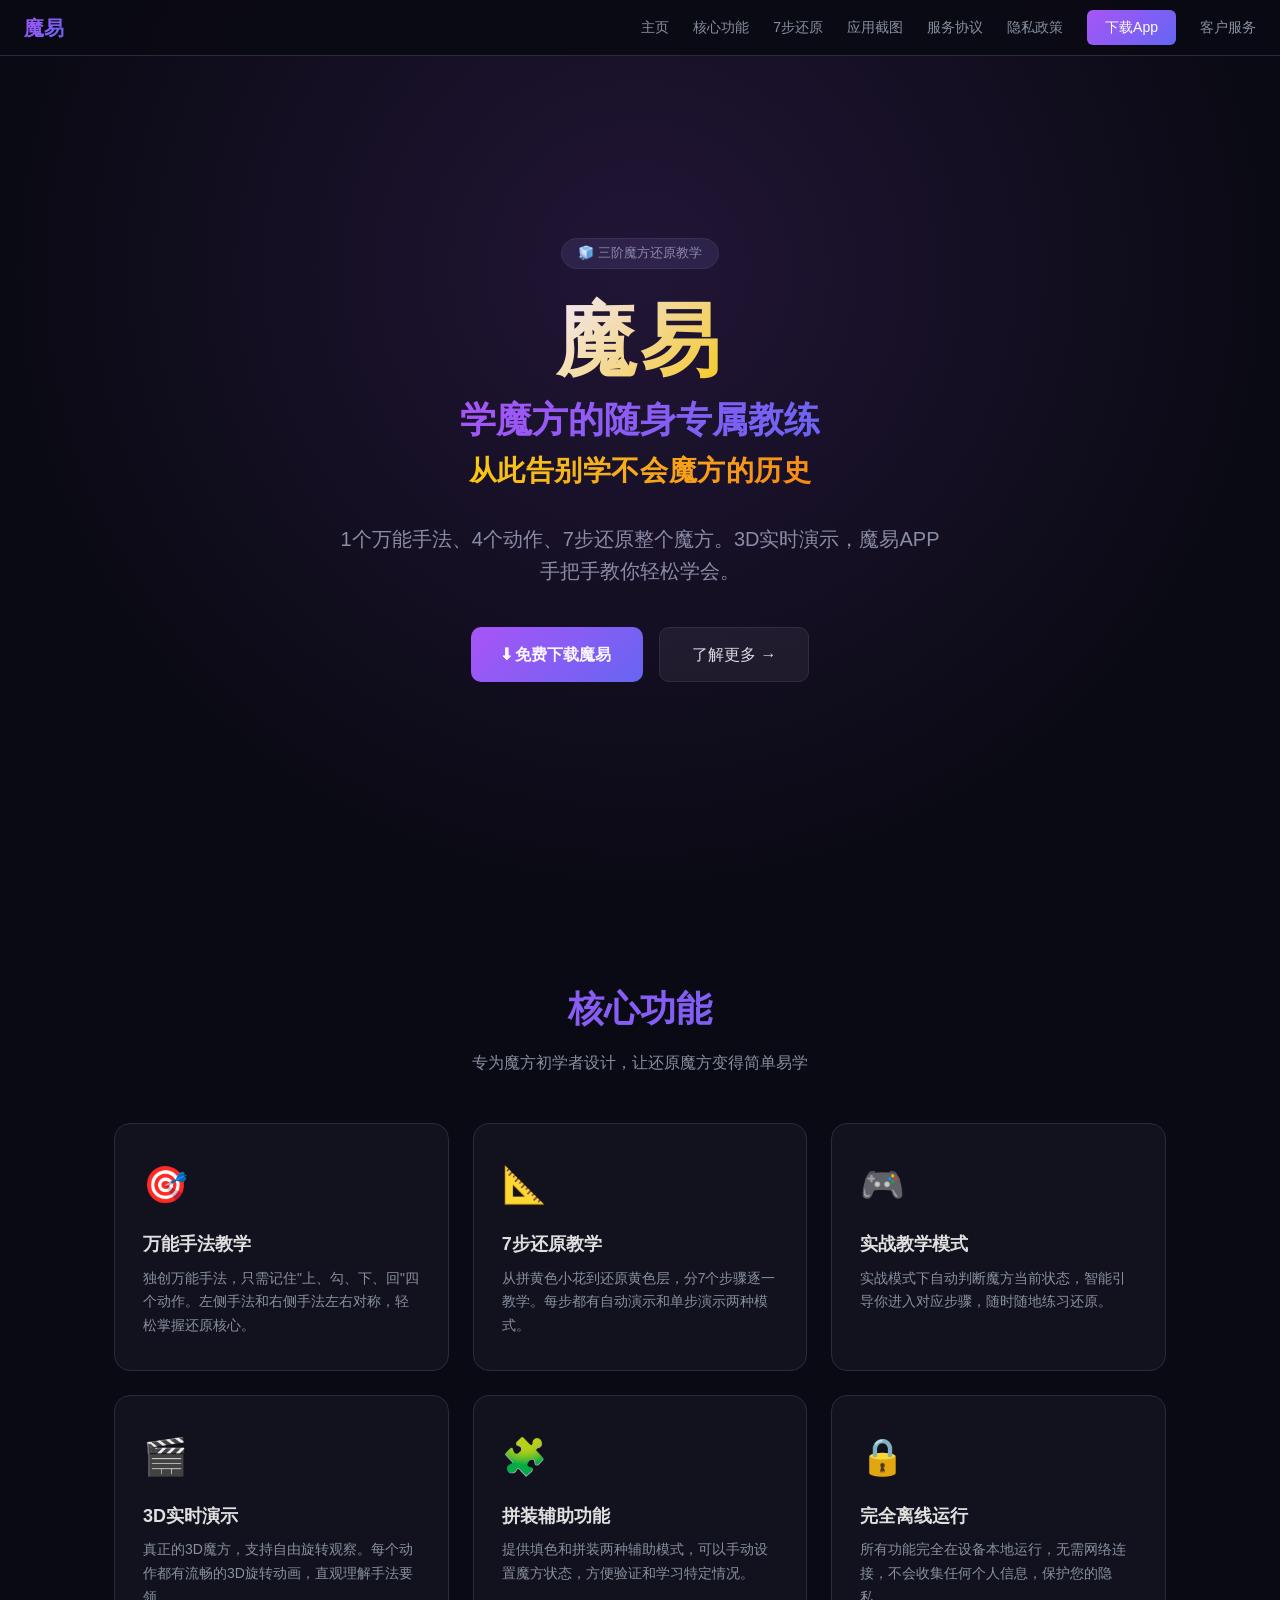
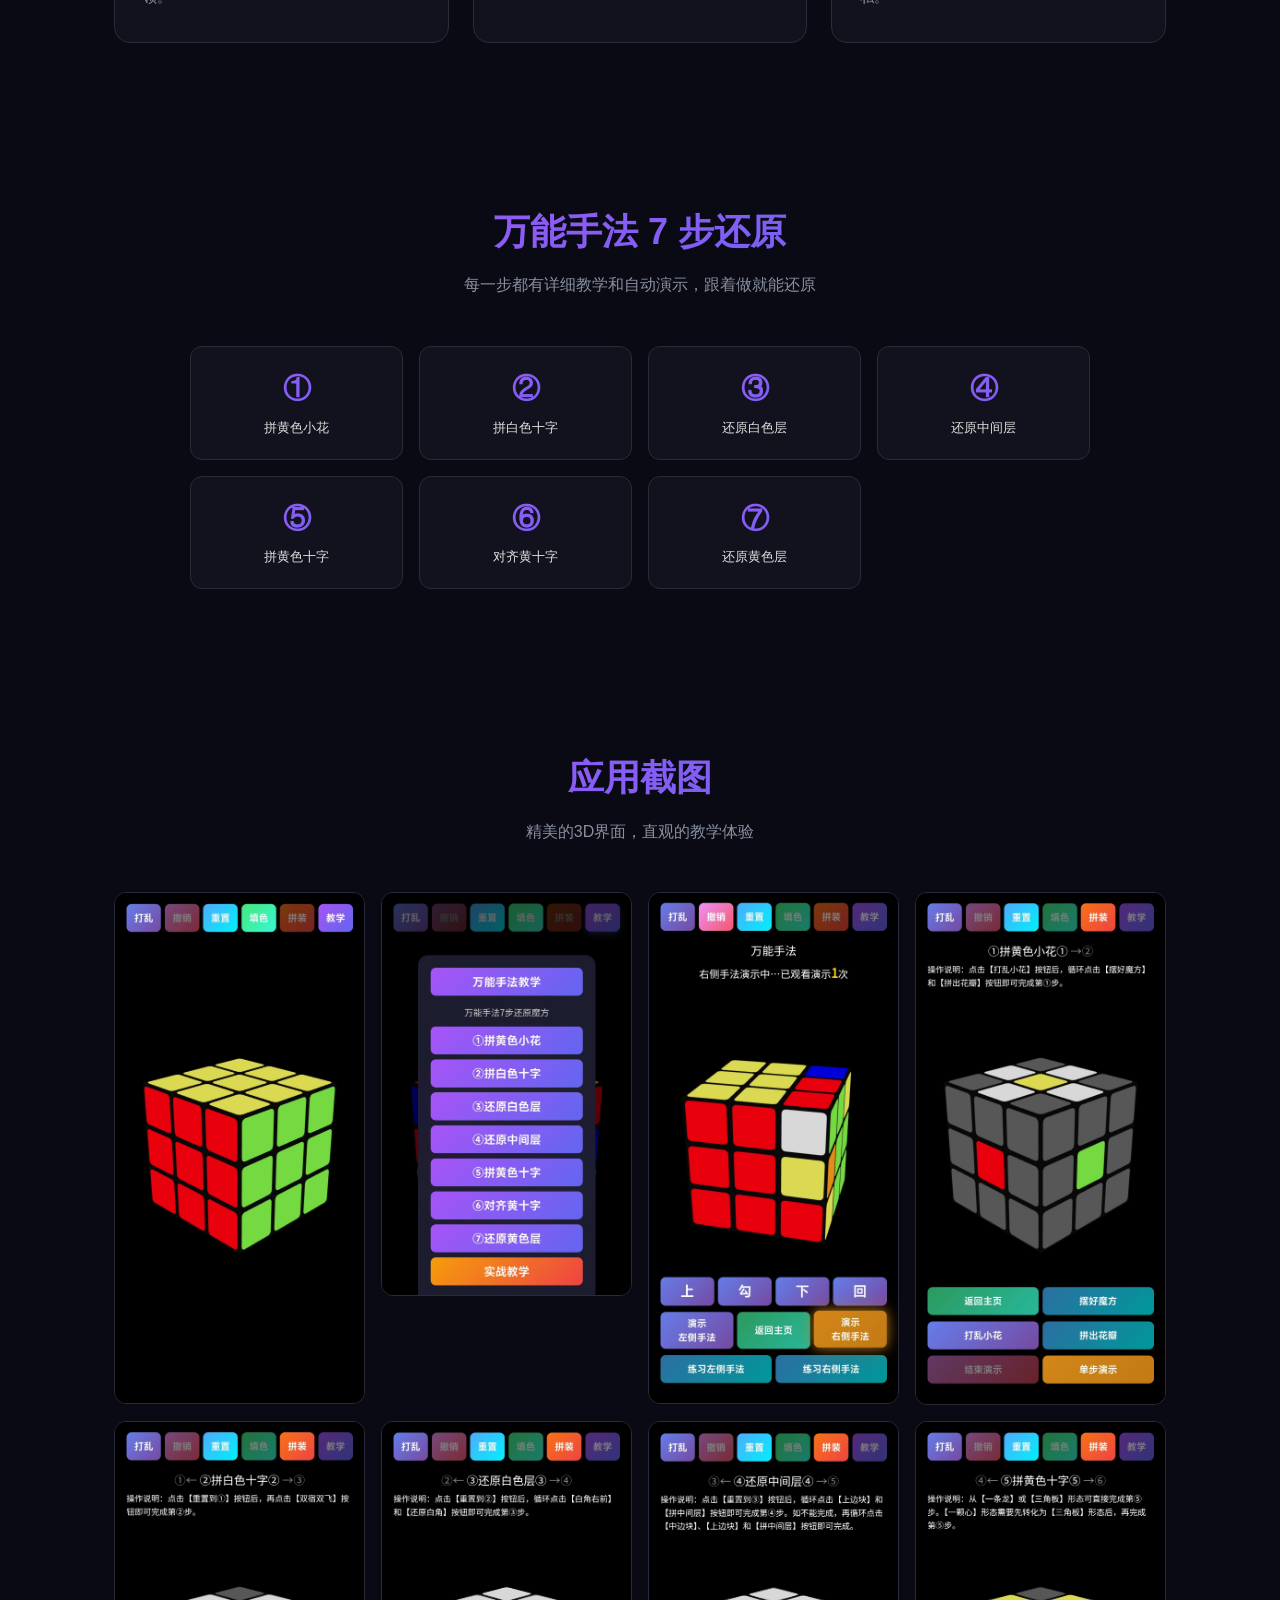
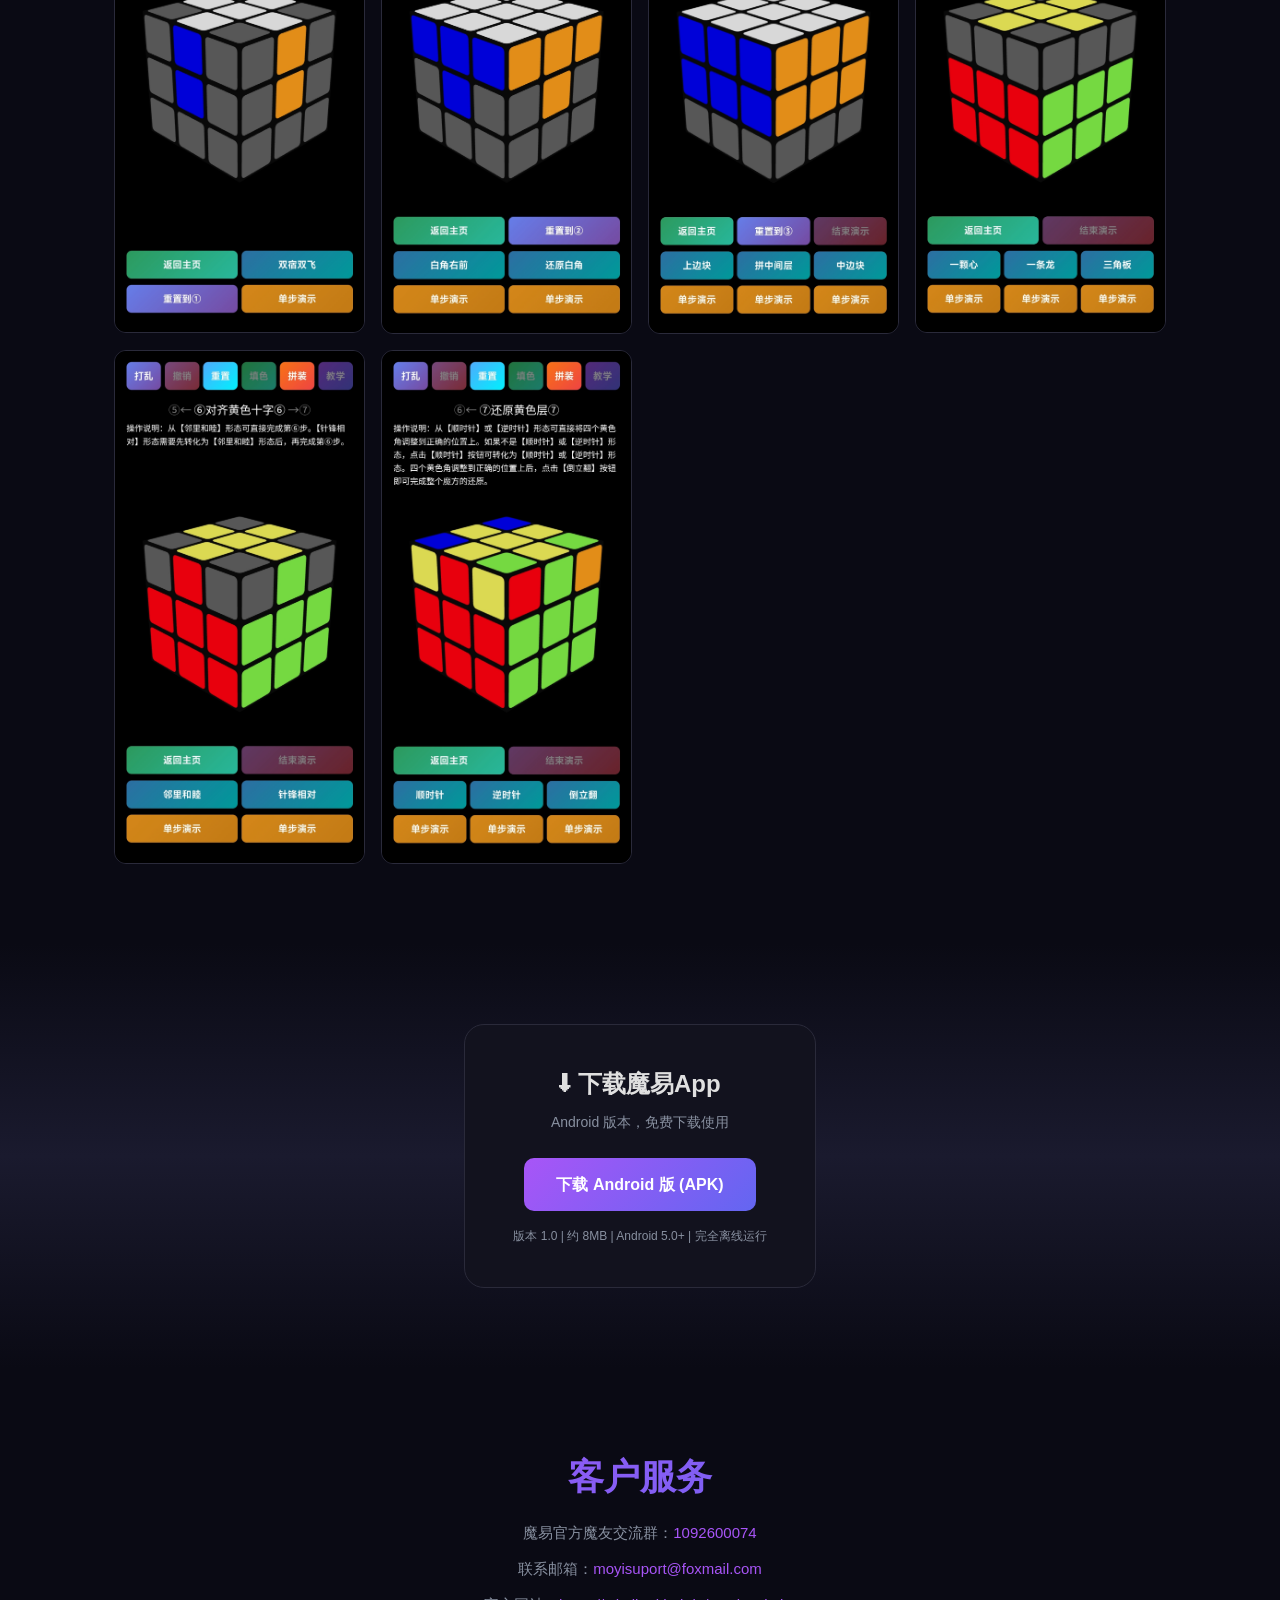
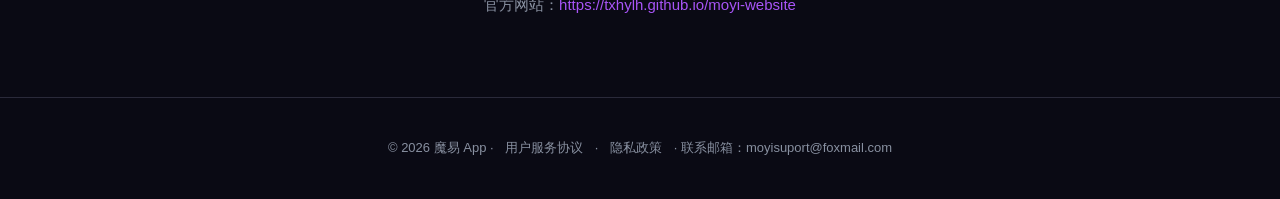
<file: index.html>
<!DOCTYPE html>
<html lang="zh-CN">
<head>
  <meta charset="UTF-8">
  <meta name="viewport" content="width=device-width, initial-scale=1.0">
  <title>魔易 - 魔易APP，学魔方的随身专属教练</title>
  <meta name="description" content="魔易App，1个万能手法、4个动作、7步还原整个魔方。3D实时演示，魔易APP手把手教你轻松学会。">
  <link rel="icon" href="data:image/svg+xml,<svg xmlns='http://www.w3.org/2000/svg' viewBox='0 0 100 100'><text y='.9em' font-size='90'>🧊</text></svg>">
  <style>
    *{margin:0;padding:0;box-sizing:border-box}
    :root{--bg:#0a0a14;--card:#12121e;--card2:#1a1a2e;--accent:#a855f7;--accent2:#6366f1;--gold:#FFD700;--text:#e0e0e0;--muted:#8890a0;--border:#2a2a3a}
    html{scroll-behavior:smooth}
    body{background:var(--bg);color:var(--text);font-family:-apple-system,"PingFang SC","Microsoft YaHei","Helvetica Neue",sans-serif;line-height:1.6;overflow-x:hidden}
    a{color:var(--accent);text-decoration:none;transition:color .2s}
    a:hover{color:var(--gold)}

    .nav{position:fixed;top:0;left:0;right:0;z-index:100;background:rgba(10,10,20,.92);backdrop-filter:blur(12px);border-bottom:1px solid var(--border);padding:0 24px;display:flex;align-items:center;justify-content:space-between;height:56px}
    .nav-logo{font-size:20px;font-weight:700;background:linear-gradient(135deg,var(--accent),var(--accent2));-webkit-background-clip:text;-webkit-text-fill-color:transparent;background-clip:text}
    .nav-links{display:flex;gap:24px;align-items:center}
    .nav-links a{color:var(--muted);font-size:14px;font-weight:500;transition:color .2s}
    .nav-links a:hover{color:var(--text)}
    .nav-download{background:linear-gradient(135deg,var(--accent),var(--accent2));color:#fff!important;padding:6px 18px;border-radius:6px;font-size:13px;font-weight:600}
    .nav-download:hover{opacity:.9}

    .hero{min-height:100vh;display:flex;flex-direction:column;align-items:center;justify-content:center;text-align:center;padding:80px 24px 60px;position:relative}
    .hero::before{content:'';position:absolute;top:0;left:0;right:0;bottom:0;background:radial-gradient(ellipse at 50% 30%,rgba(168,85,247,.15) 0%,transparent 70%);pointer-events:none}
    .hero-badge{display:inline-block;background:var(--card2);border:1px solid var(--border);border-radius:20px;padding:4px 16px;font-size:13px;color:var(--muted);margin-bottom:24px}
    .hero h1{font-size:clamp(48px,10vw,80px);font-weight:800;line-height:1.2;margin-bottom:8px;background:linear-gradient(135deg,#fff 0%,var(--gold) 100%);-webkit-background-clip:text;-webkit-text-fill-color:transparent;background-clip:text;letter-spacing:0.05em}
    .hero-subtitle{font-size:clamp(22px,4vw,36px);font-weight:700;line-height:1.3;margin-bottom:8px;background:linear-gradient(135deg,var(--accent) 0%,var(--accent2) 100%);-webkit-background-clip:text;-webkit-text-fill-color:transparent;background-clip:text}
    .hero-slogan{font-size:clamp(18px,3.2vw,28px);font-weight:600;line-height:1.4;margin-bottom:32px;background:linear-gradient(135deg,var(--gold) 0%,#FF8C00 100%);-webkit-background-clip:text;-webkit-text-fill-color:transparent;background-clip:text;letter-spacing:0.02em}
    .hero p{font-size:clamp(16px,2.5vw,20px);color:var(--muted);max-width:600px;margin-bottom:40px}
    .hero-buttons{display:flex;gap:16px;flex-wrap:wrap;justify-content:center}
    .btn-primary{display:inline-flex;align-items:center;gap:8px;background:linear-gradient(135deg,var(--accent),var(--accent2));color:#fff;padding:14px 32px;border-radius:10px;font-size:16px;font-weight:600;border:none;cursor:pointer;transition:transform .2s,box-shadow .2s}
    .btn-primary:hover{transform:translateY(-2px);box-shadow:0 8px 24px rgba(168,85,247,.3)}
    .btn-secondary{display:inline-flex;align-items:center;gap:8px;background:rgba(255,255,255,.06);border:1px solid var(--border);color:var(--text);padding:14px 32px;border-radius:10px;font-size:16px;font-weight:500;cursor:pointer;transition:background .2s}
    .btn-secondary:hover{background:rgba(255,255,255,.1)}

    .section{padding:80px 24px;max-width:1100px;margin:0 auto}
    .section-title{text-align:center;font-size:clamp(24px,4vw,36px);font-weight:700;margin-bottom:12px;background:linear-gradient(135deg,var(--accent),var(--accent2));-webkit-background-clip:text;-webkit-text-fill-color:transparent;background-clip:text}
    .section-subtitle{text-align:center;color:var(--muted);font-size:16px;margin-bottom:48px;max-width:600px;margin-left:auto;margin-right:auto}

    .features{display:grid;grid-template-columns:repeat(auto-fit,minmax(300px,1fr));gap:24px}
    .feature-card{background:var(--card);border:1px solid var(--border);border-radius:16px;padding:32px 28px;transition:transform .2s,border-color .2s}
    .feature-card:hover{transform:translateY(-4px);border-color:var(--accent)}
    .feature-icon{font-size:36px;margin-bottom:16px}
    .feature-card h3{font-size:18px;font-weight:600;margin-bottom:8px;color:var(--text)}
    .feature-card p{font-size:14px;color:var(--muted);line-height:1.7}

    .steps{display:grid;grid-template-columns:repeat(4,1fr);gap:16px;max-width:900px;margin:0 auto}
    .step-item{background:var(--card);border:1px solid var(--border);border-radius:12px;padding:20px 16px;text-align:center;transition:border-color .2s}
    .step-item:hover{border-color:var(--accent)}
    .step-num{font-size:28px;font-weight:800;background:linear-gradient(135deg,var(--accent),var(--accent2));-webkit-background-clip:text;-webkit-text-fill-color:transparent;background-clip:text;margin-bottom:6px}
    .step-name{font-size:13px;color:var(--text);font-weight:500}

    .screenshots{display:grid;grid-template-columns:repeat(auto-fit,minmax(200px,1fr));gap:16px}
    .screenshots img{width:100%;border-radius:12px;border:1px solid var(--border);transition:transform .3s}
    .screenshots img:hover{transform:scale(1.03)}

    .download-section{text-align:center;padding:80px 24px;background:linear-gradient(180deg,var(--bg) 0%,var(--card2) 50%,var(--bg) 100%)}
    .download-card{display:inline-block;background:var(--card);border:1px solid var(--border);border-radius:20px;padding:40px 48px;text-align:center;max-width:480px}
    .download-card h3{font-size:24px;font-weight:700;margin-bottom:8px;color:var(--text)}
    .download-card p{color:var(--muted);font-size:14px;margin-bottom:24px}
    .download-info{font-size:12px;color:var(--muted);margin-top:16px}

    .policy-section{max-width:700px;margin:0 auto;padding:60px 24px}
    .policy-section h1{font-size:28px;font-weight:700;text-align:center;margin-bottom:32px;background:linear-gradient(135deg,var(--accent),var(--accent2));-webkit-background-clip:text;-webkit-text-fill-color:transparent;background-clip:text}
    .policy-section .content{font-size:14px;line-height:1.9;color:var(--muted);white-space:pre-wrap}

    .footer{text-align:center;padding:40px 24px;border-top:1px solid var(--border);color:var(--muted);font-size:13px}
    .footer a{color:var(--muted);margin:0 8px}
    .footer a:hover{color:var(--text)}

    /* 二维码弹窗 (Modal) 样式 */
    .modal-overlay {
      display: none;
      position: fixed;
      top: 0;
      left: 0;
      width: 100%;
      height: 100%;
      background: rgba(0,0,0,0.8);
      z-index: 1000;
      justify-content: center;
      align-items: center;
    }
    .modal-content {
      background: var(--card);
      border: 1px solid var(--border);
      border-radius: 16px;
      padding: 30px;
      text-align: center;
      max-width: 320px;
      width: 90%;
    }
    .modal-close {
      float: right;
      font-size: 24px;
      font-weight: bold;
      color: var(--muted);
      cursor: pointer;
      line-height: 1;
    }
    .modal-close:hover {
      color: var(--text);
    }
    .modal-qr-img {
      width: 200px;
      height: 200px;
      margin: 20px auto;
      display: block;
      background: #fff; /* 白色背景衬托二维码 */
      padding: 10px;
      border-radius: 8px;
    }
    .modal-qr-text {
      color: var(--muted);
      font-size: 14px;
      margin-top: 15px;
    }
    .modal-qr-text strong {
      color: var(--text);
      font-size: 18px;
      user-select: all; /* 允许用户选中复制 */
    }

    @media(max-width:640px){
      .nav-links a:not(.nav-download){display:none}
      .features{grid-template-columns:1fr}
      .steps{grid-template-columns:repeat(auto-fit,minmax(120px,1fr))}
      .download-card{padding:32px 24px}
    }
  </style>
</head>
<body>

<nav class="nav">
  <div class="nav-logo">魔易</div>
  <div class="nav-links">
    <a href="#">主页</a>
    <a href="#features">核心功能</a>
    <a href="#steps">7步还原</a>
    <a href="#screenshots">应用截图</a>
    <a href="service-agreement.html">服务协议</a>
    <a href="privacy-policy.html">隐私政策</a>
    <a href="#download" class="nav-download">下载App</a>
    <a href="#contact" style="color:var(--muted);font-size:14px;font-weight:500">客户服务</a>
  </div>
</nav>

<div class="hero">
  <div class="hero-badge">🧊 三阶魔方还原教学</div>
  <h1>魔易</h1>
  <div class="hero-subtitle">学魔方的随身专属教练</div>
  <div class="hero-slogan">从此告别学不会魔方的历史</div>
  <p>1个万能手法、4个动作、7步还原整个魔方。3D实时演示，魔易APP手把手教你轻松学会。</p>
  <div class="hero-buttons">
    <a href="#download" class="btn-primary">⬇ 免费下载魔易</a>
    <a href="#features" class="btn-secondary">了解更多 →</a>
  </div>
</div>

<div class="section" id="features">
  <div class="section-title">核心功能</div>
  <div class="section-subtitle">专为魔方初学者设计，让还原魔方变得简单易学</div>
  <div class="features">
    <div class="feature-card">
      <div class="feature-icon">🎯</div>
      <h3>万能手法教学</h3>
      <p>独创万能手法，只需记住"上、勾、下、回"四个动作。左侧手法和右侧手法左右对称，轻松掌握还原核心。</p>
    </div>
    <div class="feature-card">
      <div class="feature-icon">📐</div>
      <h3>7步还原教学</h3>
      <p>从拼黄色小花到还原黄色层，分7个步骤逐一教学。每步都有自动演示和单步演示两种模式。</p>
    </div>
    <div class="feature-card">
      <div class="feature-icon">🎮</div>
      <h3>实战教学模式</h3>
      <p>实战模式下自动判断魔方当前状态，智能引导你进入对应步骤，随时随地练习还原。</p>
    </div>
    <div class="feature-card">
      <div class="feature-icon">🎬</div>
      <h3>3D实时演示</h3>
      <p>真正的3D魔方，支持自由旋转观察。每个动作都有流畅的3D旋转动画，直观理解手法要领。</p>
    </div>
    <div class="feature-card">
      <div class="feature-icon">🧩</div>
      <h3>拼装辅助功能</h3>
      <p>提供填色和拼装两种辅助模式，可以手动设置魔方状态，方便验证和学习特定情况。</p>
    </div>
    <div class="feature-card">
      <div class="feature-icon">🔒</div>
      <h3>完全离线运行</h3>
      <p>所有功能完全在设备本地运行，无需网络连接，不会收集任何个人信息，保护您的隐私。</p>
    </div>
  </div>
</div>

<div class="section" id="steps">
  <div class="section-title">万能手法 7 步还原</div>
  <div class="section-subtitle">每一步都有详细教学和自动演示，跟着做就能还原</div>
  <div class="steps">
    <div class="step-item"><div class="step-num">①</div><div class="step-name">拼黄色小花</div></div>
    <div class="step-item"><div class="step-num">②</div><div class="step-name">拼白色十字</div></div>
    <div class="step-item"><div class="step-num">③</div><div class="step-name">还原白色层</div></div>
    <div class="step-item"><div class="step-num">④</div><div class="step-name">还原中间层</div></div>
    <div class="step-item"><div class="step-num">⑤</div><div class="step-name">拼黄色十字</div></div>
    <div class="step-item"><div class="step-num">⑥</div><div class="step-name">对齐黄十字</div></div>
    <div class="step-item"><div class="step-num">⑦</div><div class="step-name">还原黄色层</div></div>
  </div>
</div>

<div class="section" id="screenshots">
  <div class="section-title">应用截图</div>
  <div class="section-subtitle">精美的3D界面，直观的教学体验</div>
  <div class="screenshots">
    <img src="screenshots/S0-main.jpg" alt="主界面" loading="lazy">
    <img src="screenshots/S2-tutorial-menu.jpg" alt="教学菜单" loading="lazy">
    <img src="screenshots/S3-basic-tutorial.jpg" alt="万能手法教学" loading="lazy">
    <img src="screenshots/S4-step1.jpg" alt="第①步" loading="lazy">
    <img src="screenshots/S5-step2.jpg" alt="第②步" loading="lazy">
    <img src="screenshots/S6-step3.jpg" alt="第③步" loading="lazy">
    <img src="screenshots/S7-step4.jpg" alt="第④步" loading="lazy">
    <img src="screenshots/S8-step5.jpg" alt="第⑤步" loading="lazy">
    <img src="screenshots/S9-step6.jpg" alt="第⑥步" loading="lazy">
    <img src="screenshots/S10-step7.jpg" alt="第⑦步" loading="lazy">
  </div>
</div>

<div class="download-section" id="download">
  <div class="download-card">
    <h3>⬇ 下载魔易App</h3>
    <p>Android 版本，免费下载使用</p>
    <a href="moyi.apk" class="btn-primary" download>下载 Android 版 (APK)</a>
    <div class="download-info">版本 1.0 | 约 8MB | Android 5.0+ | 完全离线运行</div>
  </div>
</div>

<div class="section" id="contact" style="text-align:center">
  <div class="section-title">客户服务</div>
  <div style="display:flex;flex-direction:column;gap:12px;align-items:center;margin-top:16px">
    <p style="color:var(--muted);font-size:15px">魔易官方魔友交流群：<a id="qq-group-link" target="_blank" style="color:var(--accent);cursor:pointer">1092600074</a></p>
    <script>
    (function(){
      var el = document.getElementById('qq-group-link');
      var isMobile = /Android|iPhone|iPad|iPod/i.test(navigator.userAgent);
      var qunKey = 'S6Poxq9Exg8UWilluvgc-qi81cnh8UhC';

      if (!isMobile) {
        // 电脑端使用HTTPS链接
        el.href = 'https://qm.qq.com/cgi-bin/qm/qr?k=' + qunKey + '&jump_from=webapi&authKey=e5kZnVMpjsuGtki2T8iJ3Fj7WkOxheSNIASpQPpnpobrTi4Ud1EDd1he94hcQCOy';
      } else {
        // 手机端：点击弹出二维码引导弹窗
        el.href = 'javascript:void(0);';
        el.addEventListener('click', function(e) {
          e.preventDefault();
          document.getElementById('qr-modal-overlay').style.display = 'flex';
        });
      }
    })();
    </script>
    <p style="color:var(--muted);font-size:15px">联系邮箱：<a href="mailto:moyisuport@foxmail.com" style="color:var(--accent)">moyisuport@foxmail.com</a></p>
    <p style="color:var(--muted);font-size:15px">官方网站：<a href="https://txhylh.github.io/moyi-website" style="color:var(--accent)">https://txhylh.github.io/moyi-website</a></p>
  </div>
</div>

<div class="footer">
  <p>© 2026 魔易 App · <a href="service-agreement.html">用户服务协议</a> · <a href="privacy-policy.html">隐私政策</a> · 联系邮箱：moyisuport@foxmail.com</p>
</div>

<!-- 手机端二维码弹窗 -->
<div id="qr-modal-overlay" class="modal-overlay">
  <div class="modal-content">
    <span class="modal-close" id="qr-modal-close">×</span>
    <h3 style="margin-bottom: 15px; color: var(--text);">扫码加入QQ群</h3>
    <!-- 已替换为你本地的 qq-group-qr.png -->
    <img src="qq-group-qr.png" alt="QQ群二维码" class="modal-qr-img" loading="lazy">
    <div class="modal-qr-text">
      <p>使用手机QQ扫一扫，加入群聊</p>
      <p>或手动搜索群号：<strong id="qun-number-display">1092600074</strong></p>
    </div>
  </div>
</div>

<script>
  (function(){
    // 关闭弹窗的逻辑
    var overlay = document.getElementById('qr-modal-overlay');
    var closeBtn = document.getElementById('qr-modal-close');

    closeBtn.addEventListener('click', function() {
      overlay.style.display = 'none';
    });

    overlay.addEventListener('click', function(e) {
      if (e.target === overlay) {
        overlay.style.display = 'none';
      }
    });
  })();
</script>

</body>
</html>
</file>
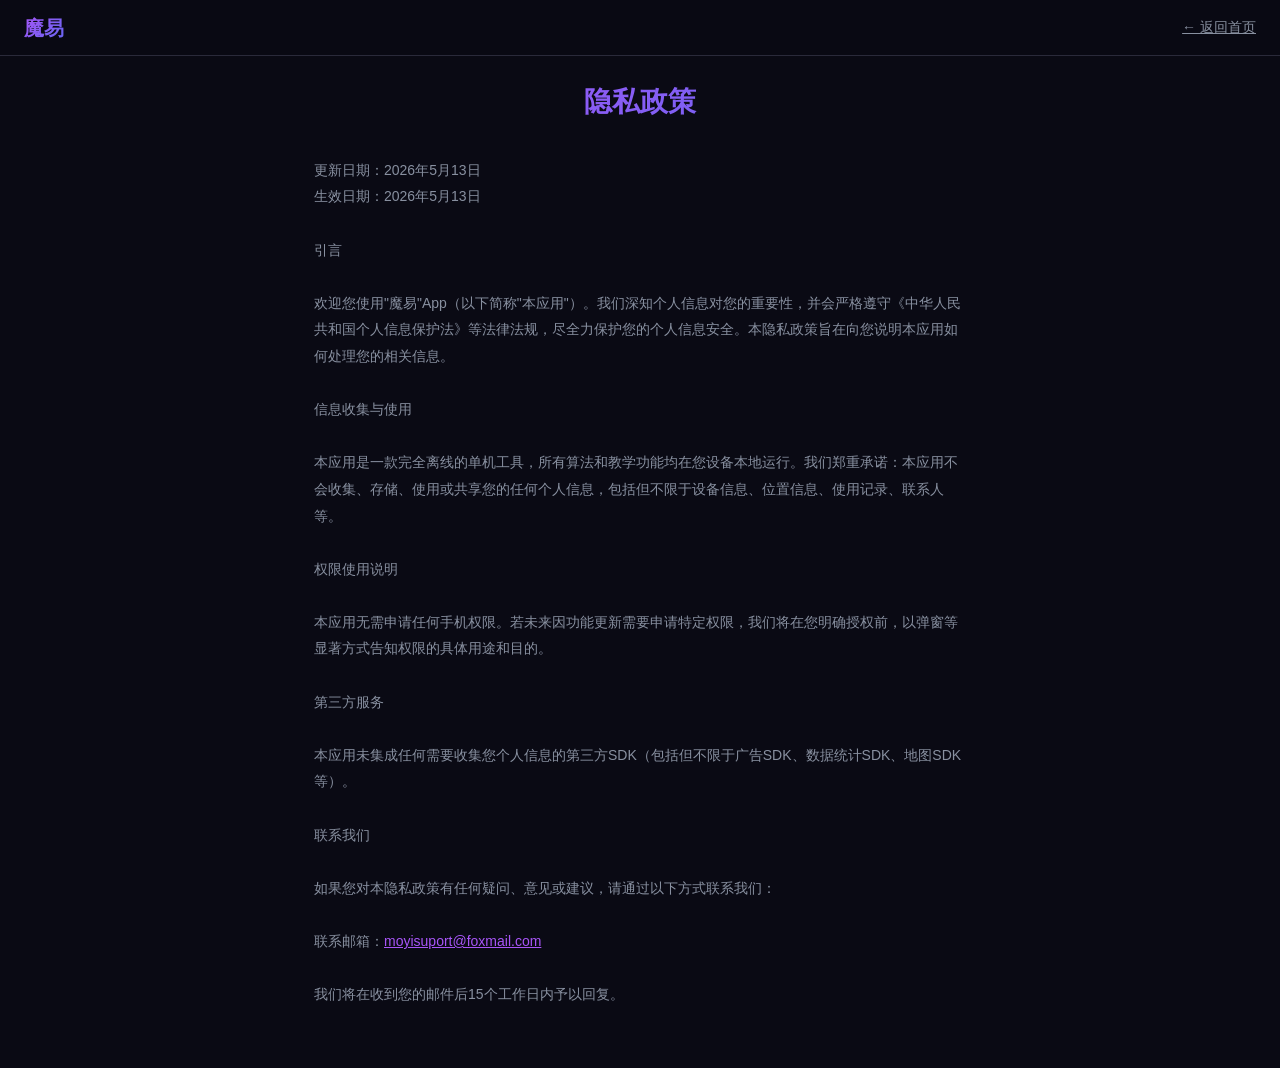
<file: privacy-policy.html>
<!DOCTYPE html>
<html lang="zh-CN">
<head>
  <meta charset="UTF-8">
  <meta name="viewport" content="width=device-width, initial-scale=1.0">
  <title>隐私政策 - 魔易</title>
  <style>
    *{margin:0;padding:0;box-sizing:border-box}
    :root{--bg:#0a0a14;--card:#12121e;--accent:#a855f7;--accent2:#6366f1;--text:#e0e0e0;--muted:#8890a0;--border:#2a2a3a}
    body{background:var(--bg);color:var(--text);font-family:-apple-system,"PingFang SC","Microsoft YaHei","Helvetica Neue",sans-serif;line-height:1.6}
    .nav{position:fixed;top:0;left:0;right:0;z-index:100;background:rgba(10,10,20,.92);backdrop-filter:blur(12px);border-bottom:1px solid var(--border);padding:0 24px;display:flex;align-items:center;justify-content:space-between;height:56px}
    .nav-logo{font-size:20px;font-weight:700;background:linear-gradient(135deg,var(--accent),var(--accent2));-webkit-background-clip:text;-webkit-text-fill-color:transparent;background-clip:text}
    .nav a{color:var(--muted);font-size:14px}
    .nav a:hover{color:var(--text)}
    .container{max-width:700px;margin:0 auto;padding:80px 24px 60px}
    h1{font-size:28px;font-weight:700;text-align:center;margin-bottom:32px;background:linear-gradient(135deg,var(--accent),var(--accent2));-webkit-background-clip:text;-webkit-text-fill-color:transparent;background-clip:text}
    .content{font-size:14px;line-height:1.9;color:var(--muted);white-space:pre-wrap}
  </style>
</head>
<body>
<div class="nav">
  <div class="nav-logo">魔易</div>
  <a href="index.html">← 返回首页</a>
</div>
<div class="container">
  <h1>隐私政策</h1>
  <div class="content">更新日期：2026年5月13日
生效日期：2026年5月13日

引言

欢迎您使用"魔易"App（以下简称"本应用"）。我们深知个人信息对您的重要性，并会严格遵守《中华人民共和国个人信息保护法》等法律法规，尽全力保护您的个人信息安全。本隐私政策旨在向您说明本应用如何处理您的相关信息。

信息收集与使用

本应用是一款完全离线的单机工具，所有算法和教学功能均在您设备本地运行。我们郑重承诺：本应用不会收集、存储、使用或共享您的任何个人信息，包括但不限于设备信息、位置信息、使用记录、联系人等。

权限使用说明

本应用无需申请任何手机权限。若未来因功能更新需要申请特定权限，我们将在您明确授权前，以弹窗等显著方式告知权限的具体用途和目的。

第三方服务

本应用未集成任何需要收集您个人信息的第三方SDK（包括但不限于广告SDK、数据统计SDK、地图SDK等）。

联系我们

如果您对本隐私政策有任何疑问、意见或建议，请通过以下方式联系我们：

联系邮箱：<a href="mailto:moyisuport@foxmail.com" style="color:var(--accent)">moyisuport@foxmail.com</a>

我们将在收到您的邮件后15个工作日内予以回复。</div>
</div>
</body>
</html>
</file>
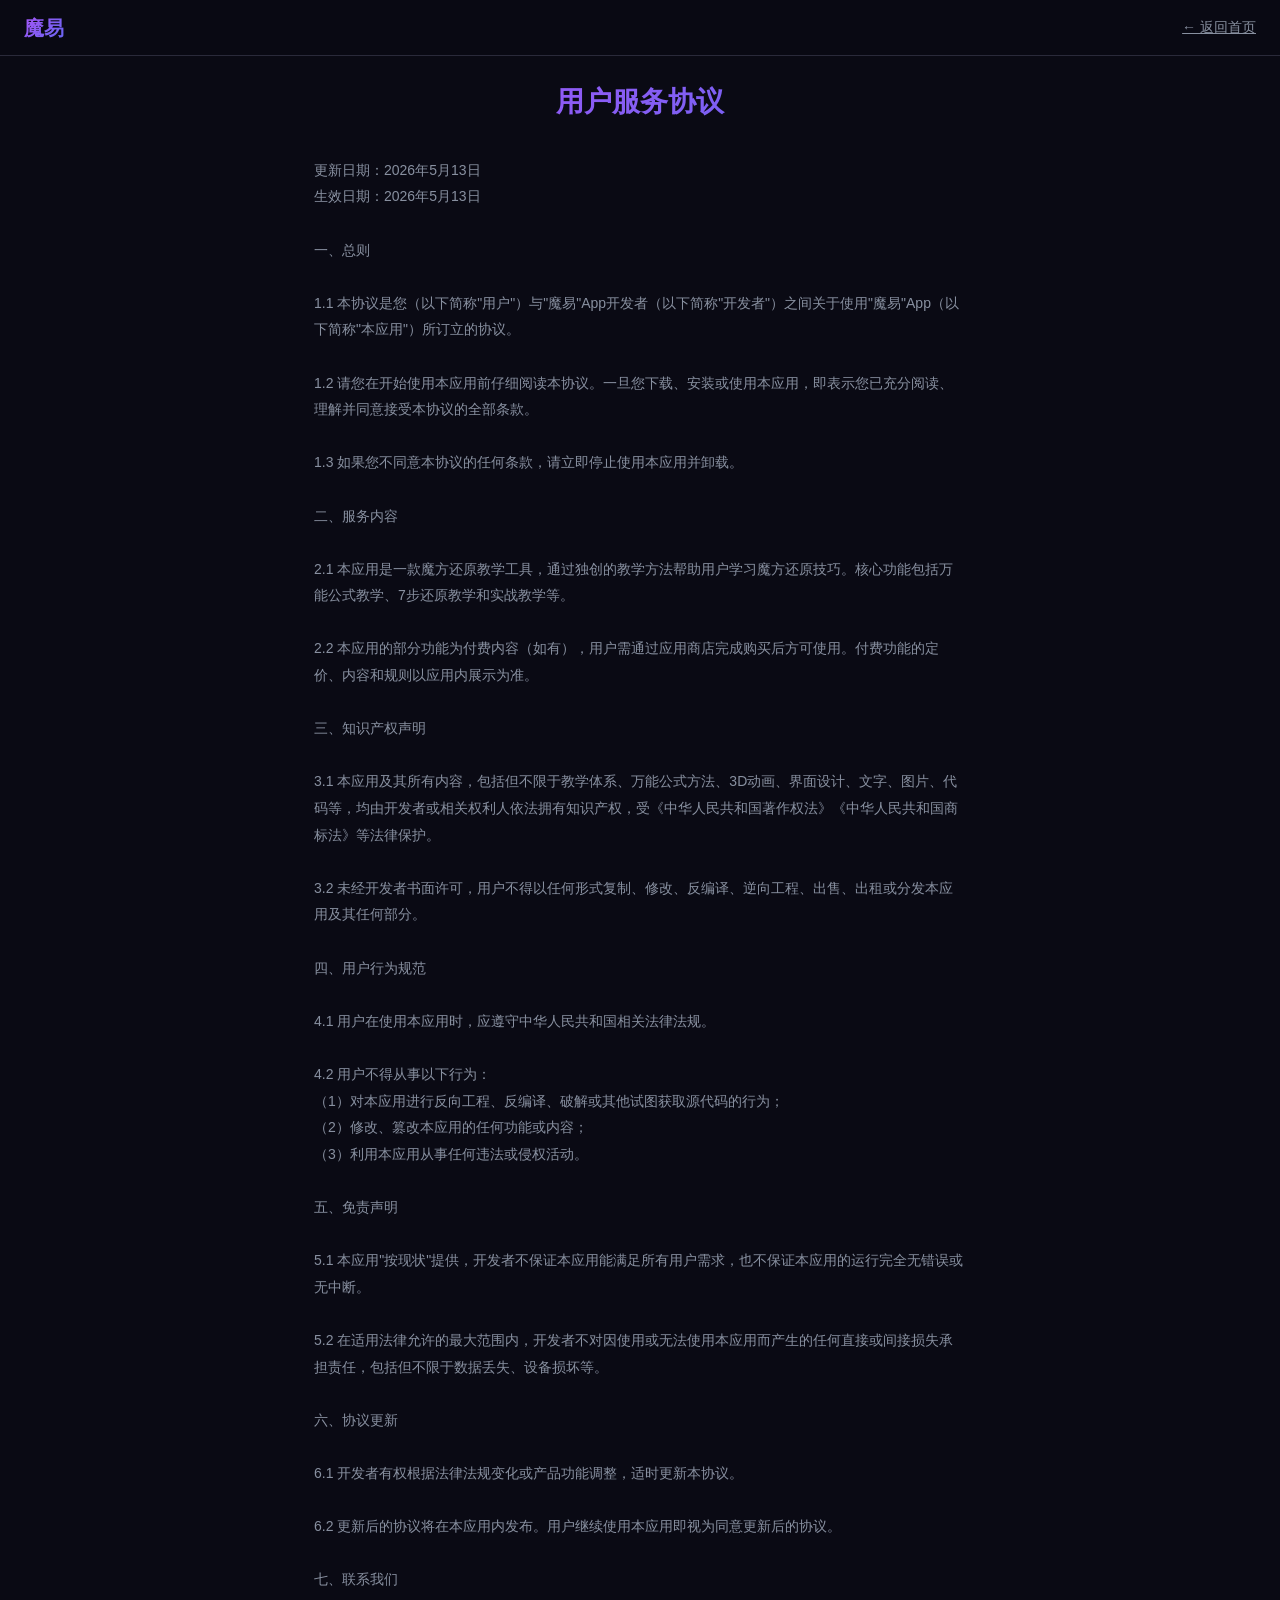
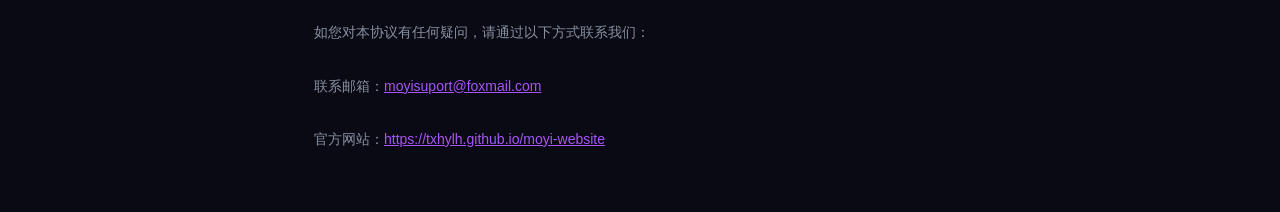
<file: service-agreement.html>
<!DOCTYPE html>
<html lang="zh-CN">
<head>
  <meta charset="UTF-8">
  <meta name="viewport" content="width=device-width, initial-scale=1.0">
  <title>用户服务协议 - 魔易</title>
  <style>
    *{margin:0;padding:0;box-sizing:border-box}
    :root{--bg:#0a0a14;--card:#12121e;--accent:#a855f7;--accent2:#6366f1;--text:#e0e0e0;--muted:#8890a0;--border:#2a2a3a}
    body{background:var(--bg);color:var(--text);font-family:-apple-system,"PingFang SC","Microsoft YaHei","Helvetica Neue",sans-serif;line-height:1.6}
    .nav{position:fixed;top:0;left:0;right:0;z-index:100;background:rgba(10,10,20,.92);backdrop-filter:blur(12px);border-bottom:1px solid var(--border);padding:0 24px;display:flex;align-items:center;justify-content:space-between;height:56px}
    .nav-logo{font-size:20px;font-weight:700;background:linear-gradient(135deg,var(--accent),var(--accent2));-webkit-background-clip:text;-webkit-text-fill-color:transparent;background-clip:text}
    .nav a{color:var(--muted);font-size:14px}
    .nav a:hover{color:var(--text)}
    .container{max-width:700px;margin:0 auto;padding:80px 24px 60px}
    h1{font-size:28px;font-weight:700;text-align:center;margin-bottom:32px;background:linear-gradient(135deg,var(--accent),var(--accent2));-webkit-background-clip:text;-webkit-text-fill-color:transparent;background-clip:text}
    .content{font-size:14px;line-height:1.9;color:var(--muted);white-space:pre-wrap}
  </style>
</head>
<body>
<div class="nav">
  <div class="nav-logo">魔易</div>
  <a href="index.html">← 返回首页</a>
</div>
<div class="container">
  <h1>用户服务协议</h1>
  <div class="content">更新日期：2026年5月13日
生效日期：2026年5月13日

一、总则

1.1 本协议是您（以下简称"用户"）与"魔易"App开发者（以下简称"开发者"）之间关于使用"魔易"App（以下简称"本应用"）所订立的协议。

1.2 请您在开始使用本应用前仔细阅读本协议。一旦您下载、安装或使用本应用，即表示您已充分阅读、理解并同意接受本协议的全部条款。

1.3 如果您不同意本协议的任何条款，请立即停止使用本应用并卸载。

二、服务内容

2.1 本应用是一款魔方还原教学工具，通过独创的教学方法帮助用户学习魔方还原技巧。核心功能包括万能公式教学、7步还原教学和实战教学等。

2.2 本应用的部分功能为付费内容（如有），用户需通过应用商店完成购买后方可使用。付费功能的定价、内容和规则以应用内展示为准。

三、知识产权声明

3.1 本应用及其所有内容，包括但不限于教学体系、万能公式方法、3D动画、界面设计、文字、图片、代码等，均由开发者或相关权利人依法拥有知识产权，受《中华人民共和国著作权法》《中华人民共和国商标法》等法律保护。

3.2 未经开发者书面许可，用户不得以任何形式复制、修改、反编译、逆向工程、出售、出租或分发本应用及其任何部分。

四、用户行为规范

4.1 用户在使用本应用时，应遵守中华人民共和国相关法律法规。

4.2 用户不得从事以下行为：
（1）对本应用进行反向工程、反编译、破解或其他试图获取源代码的行为；
（2）修改、篡改本应用的任何功能或内容；
（3）利用本应用从事任何违法或侵权活动。

五、免责声明

5.1 本应用"按现状"提供，开发者不保证本应用能满足所有用户需求，也不保证本应用的运行完全无错误或无中断。

5.2 在适用法律允许的最大范围内，开发者不对因使用或无法使用本应用而产生的任何直接或间接损失承担责任，包括但不限于数据丢失、设备损坏等。

六、协议更新

6.1 开发者有权根据法律法规变化或产品功能调整，适时更新本协议。

6.2 更新后的协议将在本应用内发布。用户继续使用本应用即视为同意更新后的协议。

七、联系我们

如您对本协议有任何疑问，请通过以下方式联系我们：

联系邮箱：<a href="mailto:moyisuport@foxmail.com" style="color:var(--accent)">moyisuport@foxmail.com</a>

官方网站：<a href="https://txhylh.github.io/moyi-website" target="_blank" style="color:var(--accent)">https://txhylh.github.io/moyi-website</a></div>
</div>
</body>
</html>
</file>
